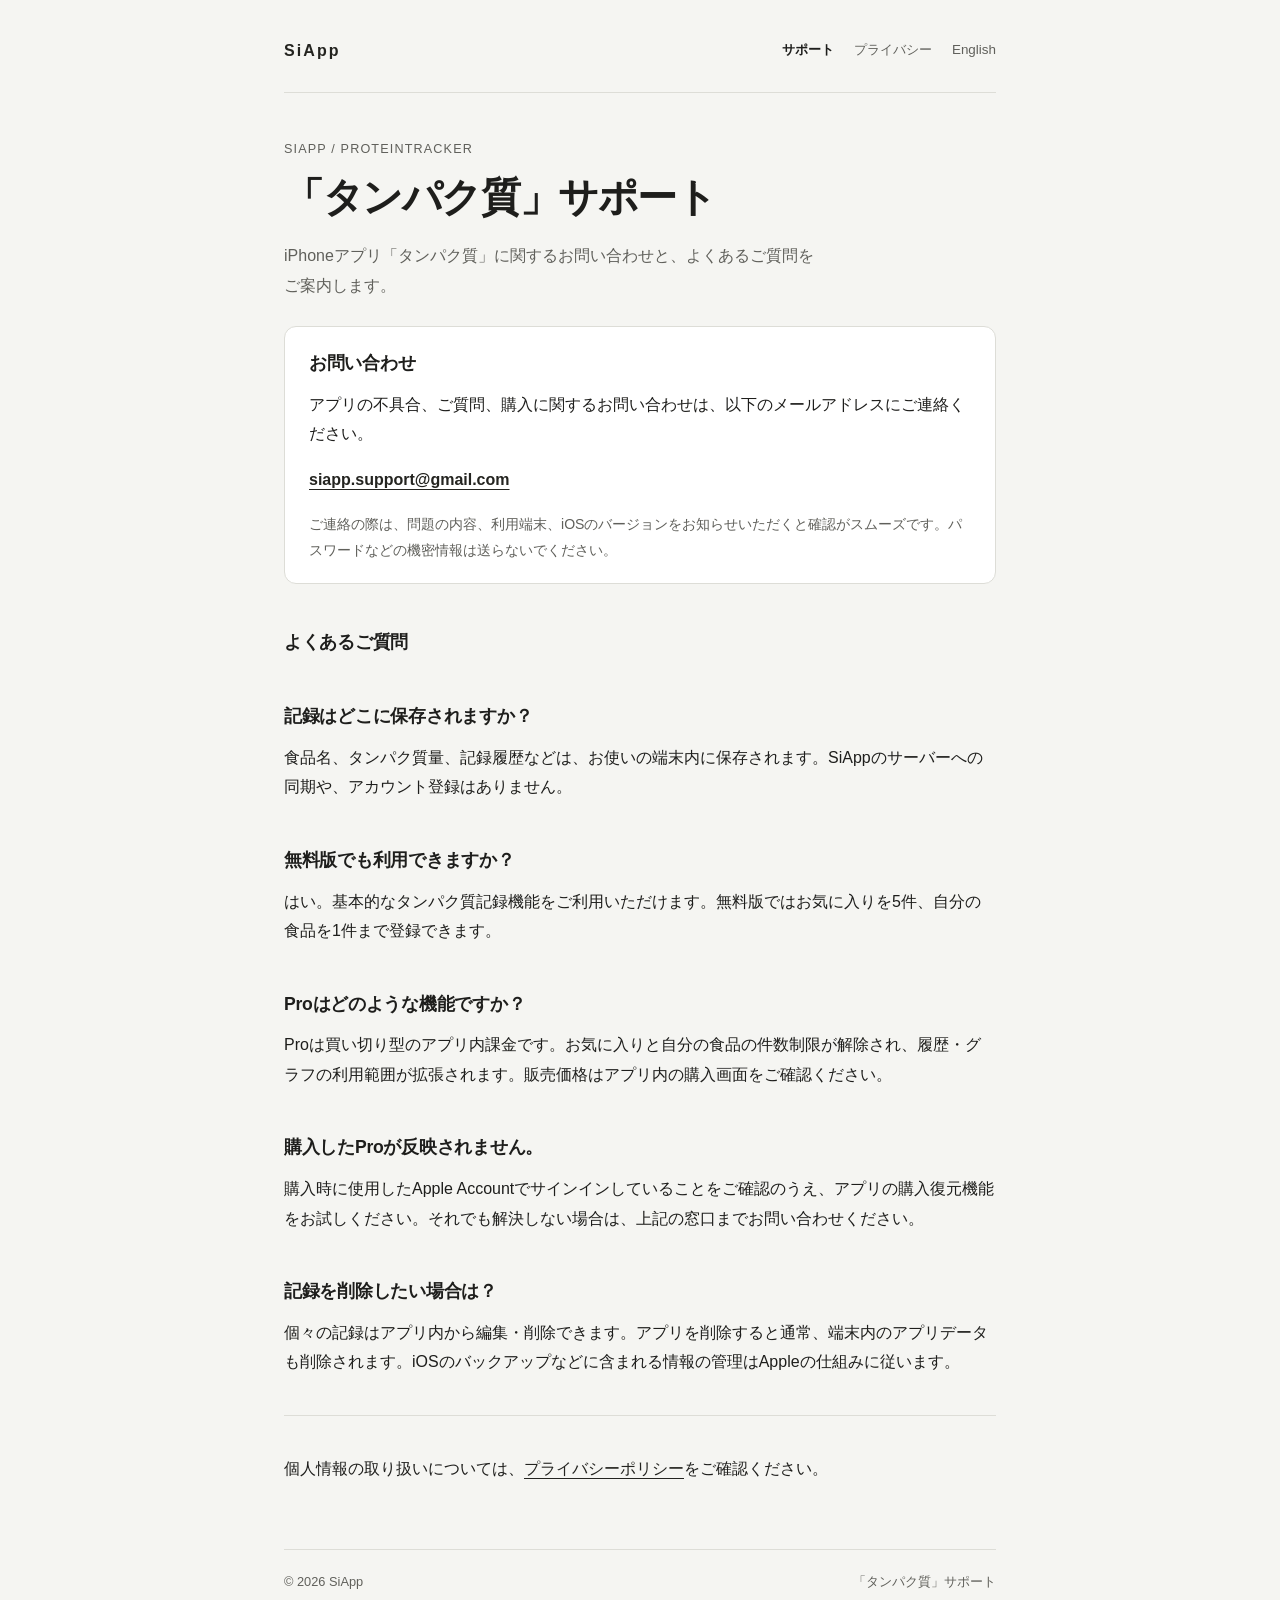
<file: index.html>
<!doctype html>
<html lang="ja">
<head>
  <meta charset="utf-8">
  <meta name="viewport" content="width=device-width, initial-scale=1">
  <meta name="description" content="SiAppが提供するiPhoneアプリ「タンパク質」のサポートページ。">
  <title>サポート｜タンパク質｜SiApp</title>
  <link rel="stylesheet" href="style.css">
</head>
<body>
  <div class="site">
    <header class="masthead">
      <a class="brand" href="./" aria-label="SiApp タンパク質サポート">SiApp</a>
      <nav class="nav" aria-label="ページ内ナビゲーション">
        <a href="./" aria-current="page">サポート</a>
        <a href="privacy.html">プライバシー</a>
        <a href="en.html" lang="en" hreflang="en">English</a>
      </nav>
    </header>
    <main>
      <p class="eyebrow">SIAPP / ProteinTracker</p>
      <h1>「タンパク質」サポート</h1>
      <p class="lead">iPhoneアプリ「タンパク質」に関するお問い合わせと、よくあるご質問をご案内します。</p>

      <section class="panel" aria-labelledby="contact-title">
        <h2 id="contact-title">お問い合わせ</h2>
        <p>アプリの不具合、ご質問、購入に関するお問い合わせは、以下のメールアドレスにご連絡ください。</p>
        <p class="contact"><a href="mailto:siapp.support@gmail.com?subject=%E3%80%90%E3%82%BF%E3%83%B3%E3%83%91%E3%82%AF%E8%B3%AA%E3%80%91%E3%81%8A%E5%95%8F%E3%81%84%E5%90%88%E3%82%8F%E3%81%9B">siapp.support@gmail.com</a></p>
        <p class="small">ご連絡の際は、問題の内容、利用端末、iOSのバージョンをお知らせいただくと確認がスムーズです。パスワードなどの機密情報は送らないでください。</p>
      </section>

      <section aria-labelledby="faq-title">
        <h2 id="faq-title">よくあるご質問</h2>
        <h2>記録はどこに保存されますか？</h2>
        <p>食品名、タンパク質量、記録履歴などは、お使いの端末内に保存されます。SiAppのサーバーへの同期や、アカウント登録はありません。</p>

        <h2>無料版でも利用できますか？</h2>
        <p>はい。基本的なタンパク質記録機能をご利用いただけます。無料版ではお気に入りを5件、自分の食品を1件まで登録できます。</p>

        <h2>Proはどのような機能ですか？</h2>
        <p>Proは買い切り型のアプリ内課金です。お気に入りと自分の食品の件数制限が解除され、履歴・グラフの利用範囲が拡張されます。販売価格はアプリ内の購入画面をご確認ください。</p>

        <h2>購入したProが反映されません。</h2>
        <p>購入時に使用したApple Accountでサインインしていることをご確認のうえ、アプリの購入復元機能をお試しください。それでも解決しない場合は、上記の窓口までお問い合わせください。</p>

        <h2>記録を削除したい場合は？</h2>
        <p>個々の記録はアプリ内から編集・削除できます。アプリを削除すると通常、端末内のアプリデータも削除されます。iOSのバックアップなどに含まれる情報の管理はAppleの仕組みに従います。</p>
      </section>
      <hr class="divider">
      <p>個人情報の取り扱いについては、<a href="privacy.html">プライバシーポリシー</a>をご確認ください。</p>
    </main>
    <footer class="footer"><span>© 2026 SiApp</span><span>「タンパク質」サポート</span></footer>
  </div>
</body>
</html>
</file>
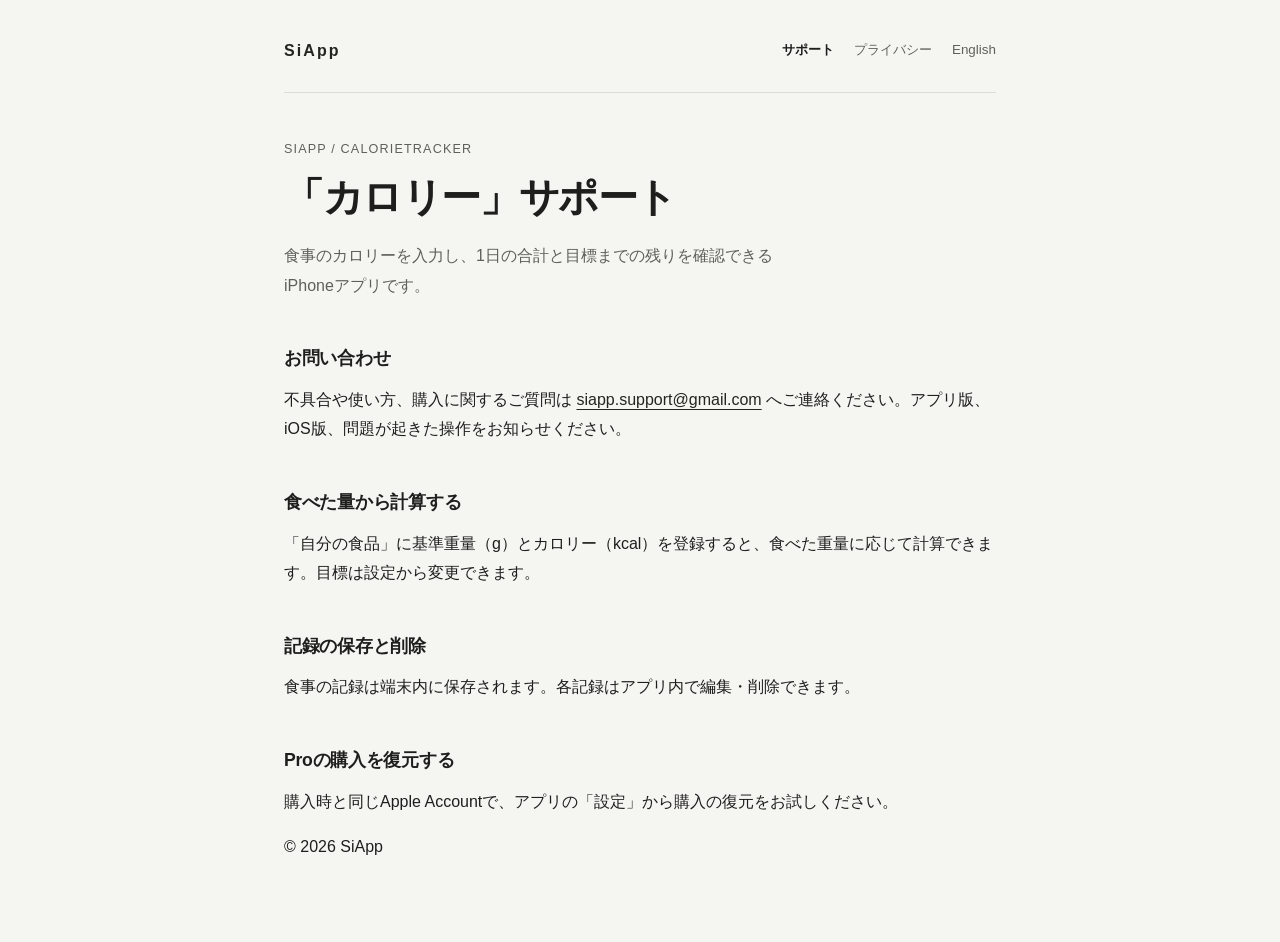
<file: calorie/index.html>
<!doctype html>
<html lang="ja">
<head>
  <meta charset="utf-8">
  <meta name="viewport" content="width=device-width, initial-scale=1">
  <title>「カロリー」サポート | SiApp</title>
  <link rel="stylesheet" href="../style.css">
</head>
<body>
  <div class="site">
    <header class="masthead">
      <a class="brand" href="./">SiApp</a>
      <nav class="nav" aria-label="ページ内ナビゲーション">
        <a href="./" aria-current="page">サポート</a>
        <a href="privacy.html">プライバシー</a>
        <a href="en.html" lang="en" hreflang="en">English</a>
      </nav>
    </header>
    <main>
      <p class="eyebrow">SIAPP / CalorieTracker</p>
      <h1>「カロリー」サポート</h1>
      <p class="lead">食事のカロリーを入力し、1日の合計と目標までの残りを確認できるiPhoneアプリです。</p>
      <section>
        <h2>お問い合わせ</h2>
        <p>不具合や使い方、購入に関するご質問は <a href="mailto:siapp.support@gmail.com?subject=%E3%80%90%E3%82%AB%E3%83%AD%E3%83%AA%E3%83%BC%E3%80%91%E3%81%8A%E5%95%8F%E3%81%84%E5%90%88%E3%82%8F%E3%81%9B">siapp.support@gmail.com</a> へご連絡ください。アプリ版、iOS版、問題が起きた操作をお知らせください。</p>
      </section>
      <section>
        <h2>食べた量から計算する</h2>
        <p>「自分の食品」に基準重量（g）とカロリー（kcal）を登録すると、食べた重量に応じて計算できます。目標は設定から変更できます。</p>
      </section>
      <section>
        <h2>記録の保存と削除</h2>
        <p>食事の記録は端末内に保存されます。各記録はアプリ内で編集・削除できます。</p>
      </section>
      <section>
        <h2>Proの購入を復元する</h2>
        <p>購入時と同じApple Accountで、アプリの「設定」から購入の復元をお試しください。</p>
      </section>
    </main>
    <footer>© 2026 SiApp</footer>
  </div>
</body>
</html>
</file>
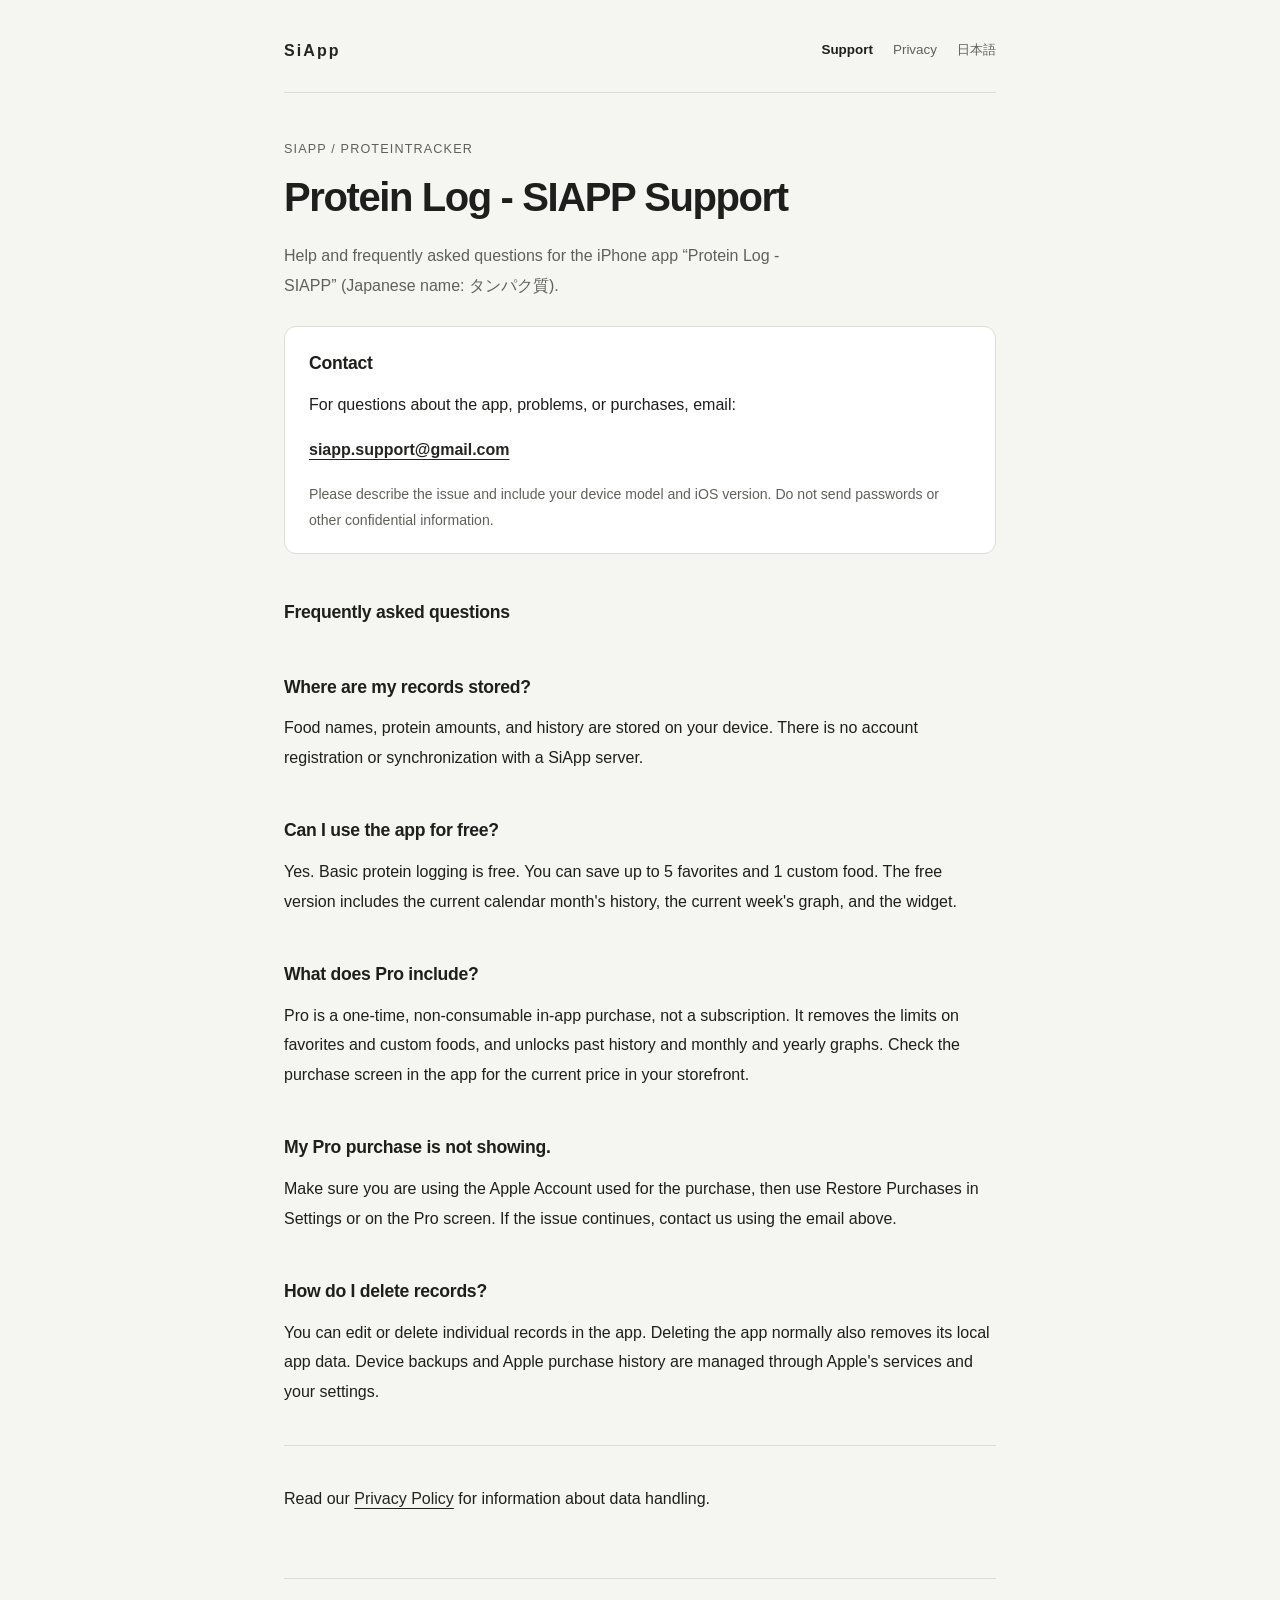
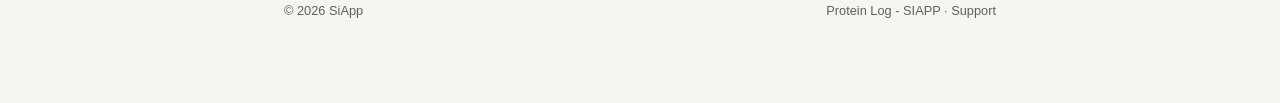
<file: en.html>
<!doctype html>
<html lang="en">
<head>
<meta charset="utf-8">
<meta name="viewport" content="width=device-width, initial-scale=1">
<meta name="description" content="Support for Protein Log - SIAPP, an iPhone app by SiApp.">
<title>Support | Protein Log - SIAPP | SiApp</title>
<link rel="stylesheet" href="style.css">
</head>
<body><div class="site">
<header class="masthead"><a class="brand" href="en.html" aria-label="SiApp Protein Log support">SiApp</a>
<nav class="nav" aria-label="Site navigation"><a href="en.html" aria-current="page">Support</a><a href="privacy-en.html">Privacy</a><a href="./" lang="ja" hreflang="ja">日本語</a></nav></header>
<main><p class="eyebrow">SIAPP / ProteinTracker</p><h1>Protein Log - SIAPP Support</h1>
<p class="lead">Help and frequently asked questions for the iPhone app “Protein Log - SIAPP” (Japanese name: タンパク質).</p>
<section class="panel" aria-labelledby="contact-title"><h2 id="contact-title">Contact</h2>
<p>For questions about the app, problems, or purchases, email:</p>
<p class="contact"><a href="mailto:siapp.support@gmail.com">siapp.support@gmail.com</a></p>
<p class="small">Please describe the issue and include your device model and iOS version. Do not send passwords or other confidential information.</p></section>
<section aria-labelledby="faq-title"><h2 id="faq-title">Frequently asked questions</h2>
<h2>Where are my records stored?</h2><p>Food names, protein amounts, and history are stored on your device. There is no account registration or synchronization with a SiApp server.</p>
<h2>Can I use the app for free?</h2><p>Yes. Basic protein logging is free. You can save up to 5 favorites and 1 custom food. The free version includes the current calendar month's history, the current week's graph, and the widget.</p>
<h2>What does Pro include?</h2><p>Pro is a one-time, non-consumable in-app purchase, not a subscription. It removes the limits on favorites and custom foods, and unlocks past history and monthly and yearly graphs. Check the purchase screen in the app for the current price in your storefront.</p>
<h2>My Pro purchase is not showing.</h2><p>Make sure you are using the Apple Account used for the purchase, then use Restore Purchases in Settings or on the Pro screen. If the issue continues, contact us using the email above.</p>
<h2>How do I delete records?</h2><p>You can edit or delete individual records in the app. Deleting the app normally also removes its local app data. Device backups and Apple purchase history are managed through Apple's services and your settings.</p></section>
<hr class="divider"><p>Read our <a href="privacy-en.html">Privacy Policy</a> for information about data handling.</p></main>
<footer class="footer"><span>© 2026 SiApp</span><span>Protein Log - SIAPP · Support</span></footer>
</div></body></html>
</file>
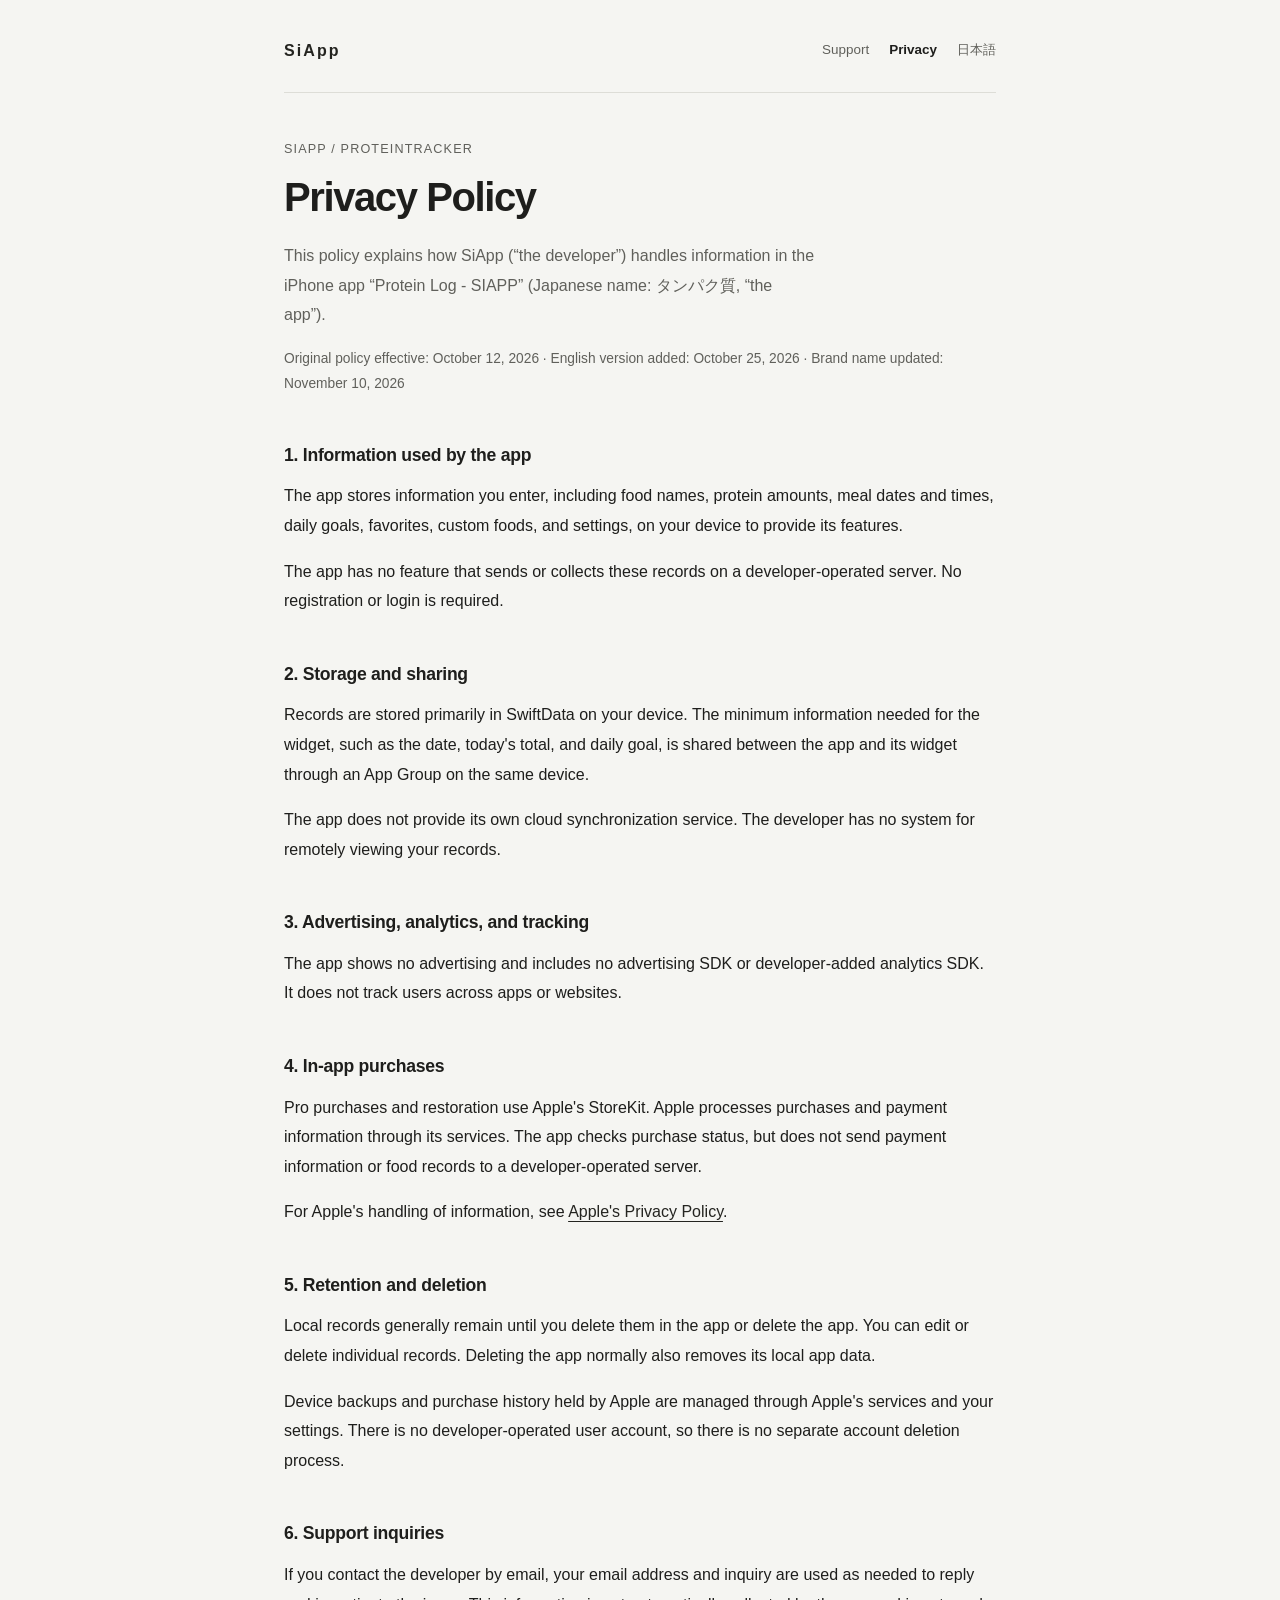
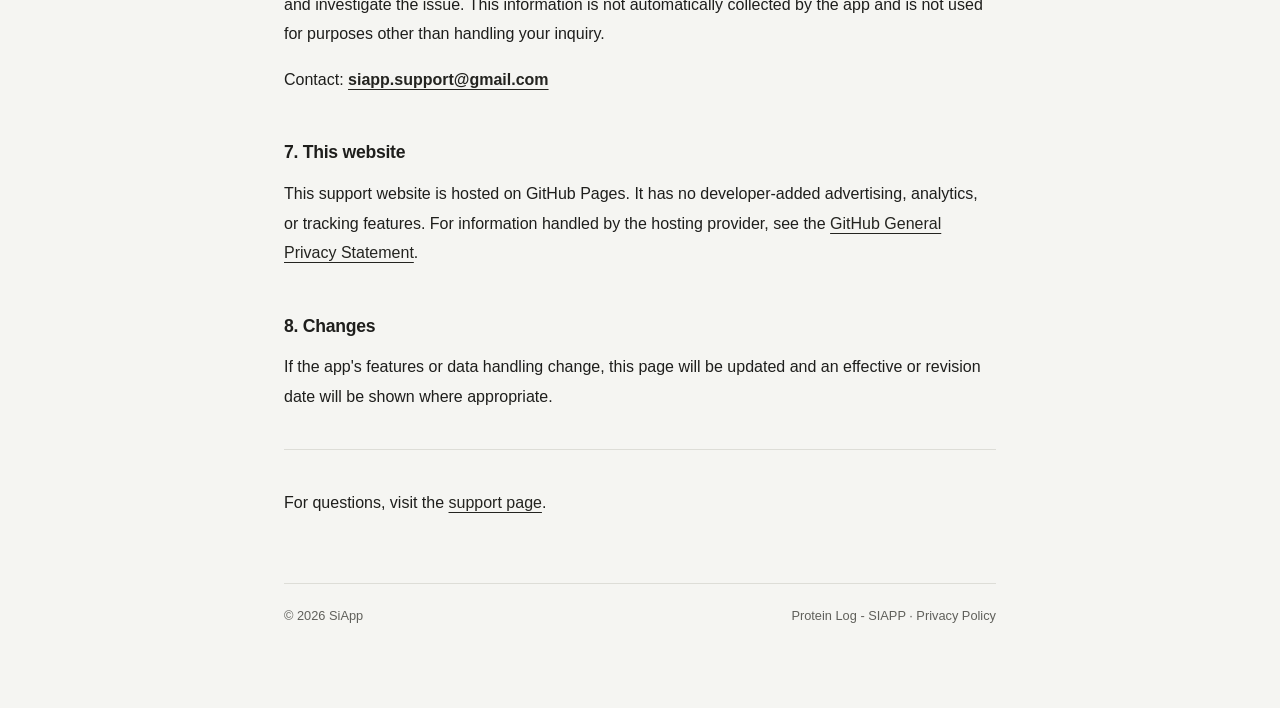
<file: privacy-en.html>
<!doctype html>
<html lang="en">
<head>
<meta charset="utf-8">
<meta name="viewport" content="width=device-width, initial-scale=1">
<meta name="description" content="Privacy Policy for Protein Log - SIAPP, an iPhone app by SiApp.">
<title>Privacy Policy | Protein Log - SIAPP | SiApp</title>
<link rel="stylesheet" href="style.css">
</head>
<body><div class="site">
<header class="masthead"><a class="brand" href="en.html" aria-label="SiApp Protein Log support">SiApp</a>
<nav class="nav" aria-label="Site navigation"><a href="en.html">Support</a><a href="privacy-en.html" aria-current="page">Privacy</a><a href="privacy.html" lang="ja" hreflang="ja">日本語</a></nav></header>
<main><p class="eyebrow">SIAPP / ProteinTracker</p><h1>Privacy Policy</h1>
<p class="lead">This policy explains how SiApp (“the developer”) handles information in the iPhone app “Protein Log - SIAPP” (Japanese name: タンパク質, “the app”).</p>
<p class="date">Original policy effective: October 12, 2026 · English version added: October 25, 2026 · Brand name updated: November 10, 2026</p>
<section><h2>1. Information used by the app</h2><p>The app stores information you enter, including food names, protein amounts, meal dates and times, daily goals, favorites, custom foods, and settings, on your device to provide its features.</p><p>The app has no feature that sends or collects these records on a developer-operated server. No registration or login is required.</p></section>
<section><h2>2. Storage and sharing</h2><p>Records are stored primarily in SwiftData on your device. The minimum information needed for the widget, such as the date, today's total, and daily goal, is shared between the app and its widget through an App Group on the same device.</p><p>The app does not provide its own cloud synchronization service. The developer has no system for remotely viewing your records.</p></section>
<section><h2>3. Advertising, analytics, and tracking</h2><p>The app shows no advertising and includes no advertising SDK or developer-added analytics SDK. It does not track users across apps or websites.</p></section>
<section><h2>4. In-app purchases</h2><p>Pro purchases and restoration use Apple's StoreKit. Apple processes purchases and payment information through its services. The app checks purchase status, but does not send payment information or food records to a developer-operated server.</p><p>For Apple's handling of information, see <a href="https://www.apple.com/legal/privacy/" rel="noopener noreferrer">Apple's Privacy Policy</a>.</p></section>
<section><h2>5. Retention and deletion</h2><p>Local records generally remain until you delete them in the app or delete the app. You can edit or delete individual records. Deleting the app normally also removes its local app data.</p><p>Device backups and purchase history held by Apple are managed through Apple's services and your settings. There is no developer-operated user account, so there is no separate account deletion process.</p></section>
<section><h2>6. Support inquiries</h2><p>If you contact the developer by email, your email address and inquiry are used as needed to reply and investigate the issue. This information is not automatically collected by the app and is not used for purposes other than handling your inquiry.</p><p>Contact: <a class="contact" href="mailto:siapp.support@gmail.com">siapp.support@gmail.com</a></p></section>
<section><h2>7. This website</h2><p>This support website is hosted on GitHub Pages. It has no developer-added advertising, analytics, or tracking features. For information handled by the hosting provider, see the <a href="https://docs.github.com/en/site-policy/privacy-policies/github-general-privacy-statement" rel="noopener noreferrer">GitHub General Privacy Statement</a>.</p></section>
<section><h2>8. Changes</h2><p>If the app's features or data handling change, this page will be updated and an effective or revision date will be shown where appropriate.</p></section>
<hr class="divider"><p>For questions, visit the <a href="en.html">support page</a>.</p></main>
<footer class="footer"><span>© 2026 SiApp</span><span>Protein Log - SIAPP · Privacy Policy</span></footer>
</div></body></html>
</file>
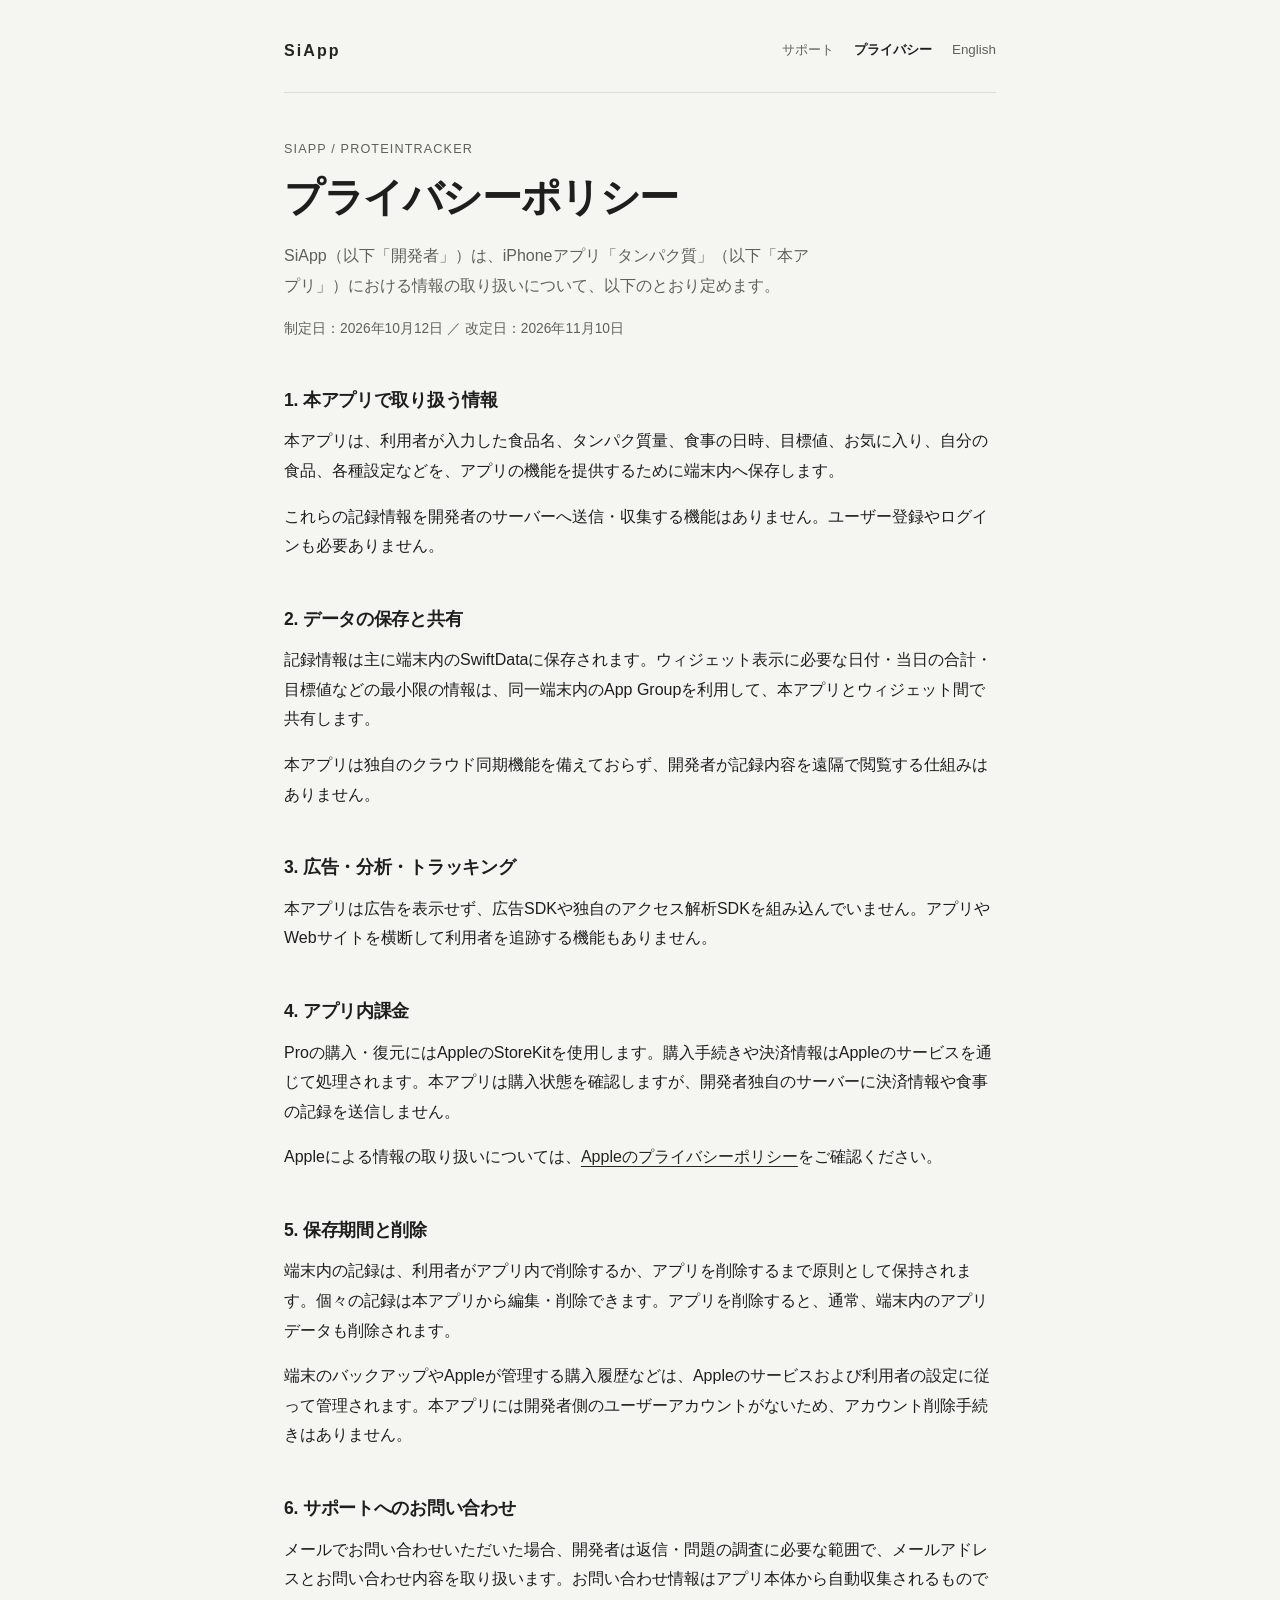
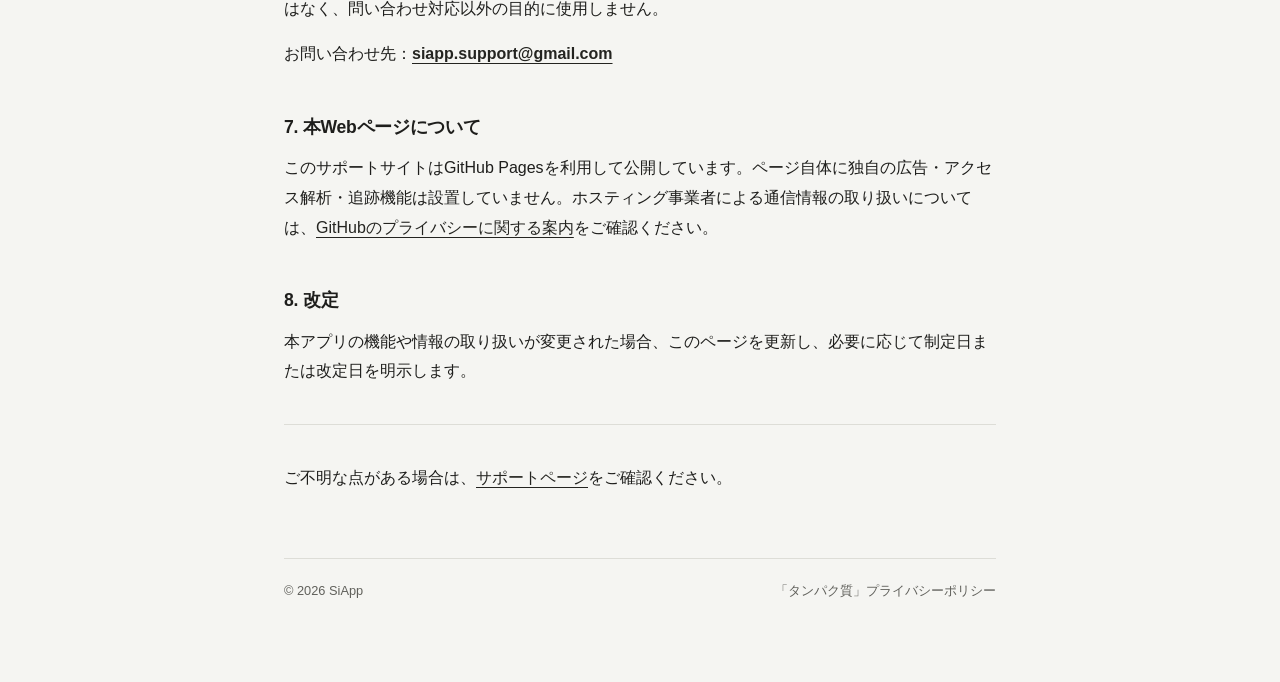
<file: privacy.html>
<!doctype html>
<html lang="ja">
<head>
  <meta charset="utf-8">
  <meta name="viewport" content="width=device-width, initial-scale=1">
  <meta name="description" content="SiAppが提供するiPhoneアプリ「タンパク質」のプライバシーポリシー。">
  <title>プライバシーポリシー｜タンパク質｜SiApp</title>
  <link rel="stylesheet" href="style.css">
</head>
<body>
  <div class="site">
    <header class="masthead">
      <a class="brand" href="./" aria-label="SiApp タンパク質サポート">SiApp</a>
      <nav class="nav" aria-label="ページ内ナビゲーション">
        <a href="./">サポート</a>
        <a href="privacy.html" aria-current="page">プライバシー</a>
        <a href="privacy-en.html" lang="en" hreflang="en">English</a>
      </nav>
    </header>
    <main>
      <p class="eyebrow">SIAPP / ProteinTracker</p>
      <h1>プライバシーポリシー</h1>
      <p class="lead">SiApp（以下「開発者」）は、iPhoneアプリ「タンパク質」（以下「本アプリ」）における情報の取り扱いについて、以下のとおり定めます。</p>
      <p class="date">制定日：2026年10月12日 ／ 改定日：2026年11月10日</p>

      <section>
        <h2>1. 本アプリで取り扱う情報</h2>
        <p>本アプリは、利用者が入力した食品名、タンパク質量、食事の日時、目標値、お気に入り、自分の食品、各種設定などを、アプリの機能を提供するために端末内へ保存します。</p>
        <p>これらの記録情報を開発者のサーバーへ送信・収集する機能はありません。ユーザー登録やログインも必要ありません。</p>
      </section>
      <section>
        <h2>2. データの保存と共有</h2>
        <p>記録情報は主に端末内のSwiftDataに保存されます。ウィジェット表示に必要な日付・当日の合計・目標値などの最小限の情報は、同一端末内のApp Groupを利用して、本アプリとウィジェット間で共有します。</p>
        <p>本アプリは独自のクラウド同期機能を備えておらず、開発者が記録内容を遠隔で閲覧する仕組みはありません。</p>
      </section>
      <section>
        <h2>3. 広告・分析・トラッキング</h2>
        <p>本アプリは広告を表示せず、広告SDKや独自のアクセス解析SDKを組み込んでいません。アプリやWebサイトを横断して利用者を追跡する機能もありません。</p>
      </section>
      <section>
        <h2>4. アプリ内課金</h2>
        <p>Proの購入・復元にはAppleのStoreKitを使用します。購入手続きや決済情報はAppleのサービスを通じて処理されます。本アプリは購入状態を確認しますが、開発者独自のサーバーに決済情報や食事の記録を送信しません。</p>
        <p>Appleによる情報の取り扱いについては、<a href="https://www.apple.com/jp/legal/privacy/" rel="noopener noreferrer">Appleのプライバシーポリシー</a>をご確認ください。</p>
      </section>
      <section>
        <h2>5. 保存期間と削除</h2>
        <p>端末内の記録は、利用者がアプリ内で削除するか、アプリを削除するまで原則として保持されます。個々の記録は本アプリから編集・削除できます。アプリを削除すると、通常、端末内のアプリデータも削除されます。</p>
        <p>端末のバックアップやAppleが管理する購入履歴などは、Appleのサービスおよび利用者の設定に従って管理されます。本アプリには開発者側のユーザーアカウントがないため、アカウント削除手続きはありません。</p>
      </section>
      <section>
        <h2>6. サポートへのお問い合わせ</h2>
        <p>メールでお問い合わせいただいた場合、開発者は返信・問題の調査に必要な範囲で、メールアドレスとお問い合わせ内容を取り扱います。お問い合わせ情報はアプリ本体から自動収集されるものではなく、問い合わせ対応以外の目的に使用しません。</p>
        <p>お問い合わせ先：<a class="contact" href="mailto:siapp.support@gmail.com">siapp.support@gmail.com</a></p>
      </section>
      <section>
        <h2>7. 本Webページについて</h2>
        <p>このサポートサイトはGitHub Pagesを利用して公開しています。ページ自体に独自の広告・アクセス解析・追跡機能は設置していません。ホスティング事業者による通信情報の取り扱いについては、<a href="https://docs.github.com/ja/site-policy/privacy-policies/github-general-privacy-statement" rel="noopener noreferrer">GitHubのプライバシーに関する案内</a>をご確認ください。</p>
      </section>
      <section>
        <h2>8. 改定</h2>
        <p>本アプリの機能や情報の取り扱いが変更された場合、このページを更新し、必要に応じて制定日または改定日を明示します。</p>
      </section>
      <hr class="divider">
      <p>ご不明な点がある場合は、<a href="./">サポートページ</a>をご確認ください。</p>
    </main>
    <footer class="footer"><span>© 2026 SiApp</span><span>「タンパク質」プライバシーポリシー</span></footer>
  </div>
</body>
</html>
</file>
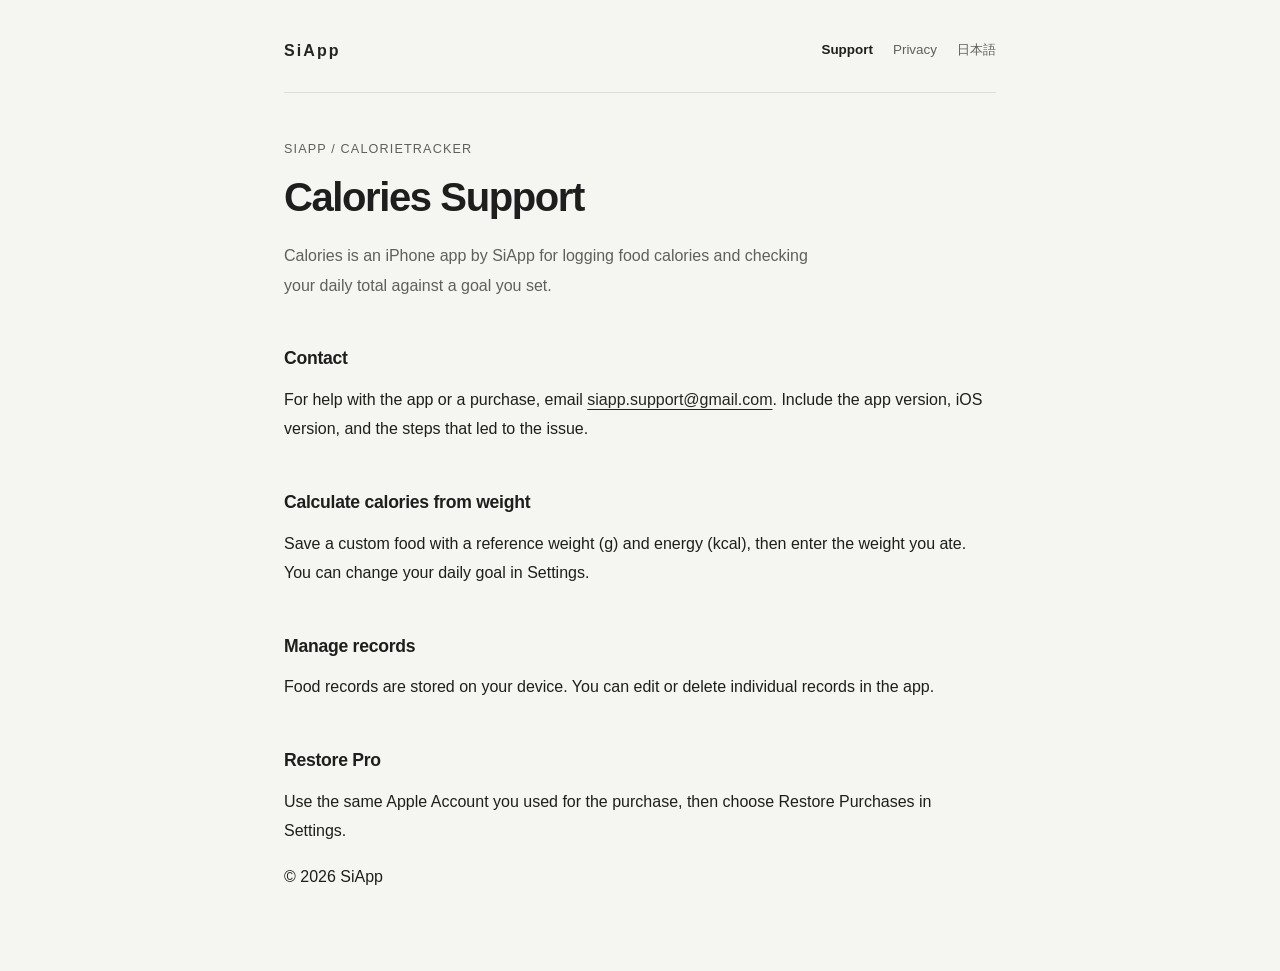
<file: calorie/en.html>
<!doctype html>
<html lang="en">
<head>
  <meta charset="utf-8">
  <meta name="viewport" content="width=device-width, initial-scale=1">
  <title>Calories Support | SiApp</title>
  <link rel="stylesheet" href="../style.css">
</head>
<body>
  <div class="site">
    <header class="masthead">
      <a class="brand" href="en.html">SiApp</a>
      <nav class="nav" aria-label="Site navigation">
        <a href="en.html" aria-current="page">Support</a>
        <a href="privacy-en.html">Privacy</a>
        <a href="./" lang="ja" hreflang="ja">日本語</a>
      </nav>
    </header>
    <main>
      <p class="eyebrow">SIAPP / CalorieTracker</p>
      <h1>Calories Support</h1>
      <p class="lead">Calories is an iPhone app by SiApp for logging food calories and checking your daily total against a goal you set.</p>
      <section>
        <h2>Contact</h2>
        <p>For help with the app or a purchase, email <a href="mailto:siapp.support@gmail.com?subject=Calories%20support">siapp.support@gmail.com</a>. Include the app version, iOS version, and the steps that led to the issue.</p>
      </section>
      <section>
        <h2>Calculate calories from weight</h2>
        <p>Save a custom food with a reference weight (g) and energy (kcal), then enter the weight you ate. You can change your daily goal in Settings.</p>
      </section>
      <section>
        <h2>Manage records</h2>
        <p>Food records are stored on your device. You can edit or delete individual records in the app.</p>
      </section>
      <section>
        <h2>Restore Pro</h2>
        <p>Use the same Apple Account you used for the purchase, then choose Restore Purchases in Settings.</p>
      </section>
    </main>
    <footer>© 2026 SiApp</footer>
  </div>
</body>
</html>
</file>
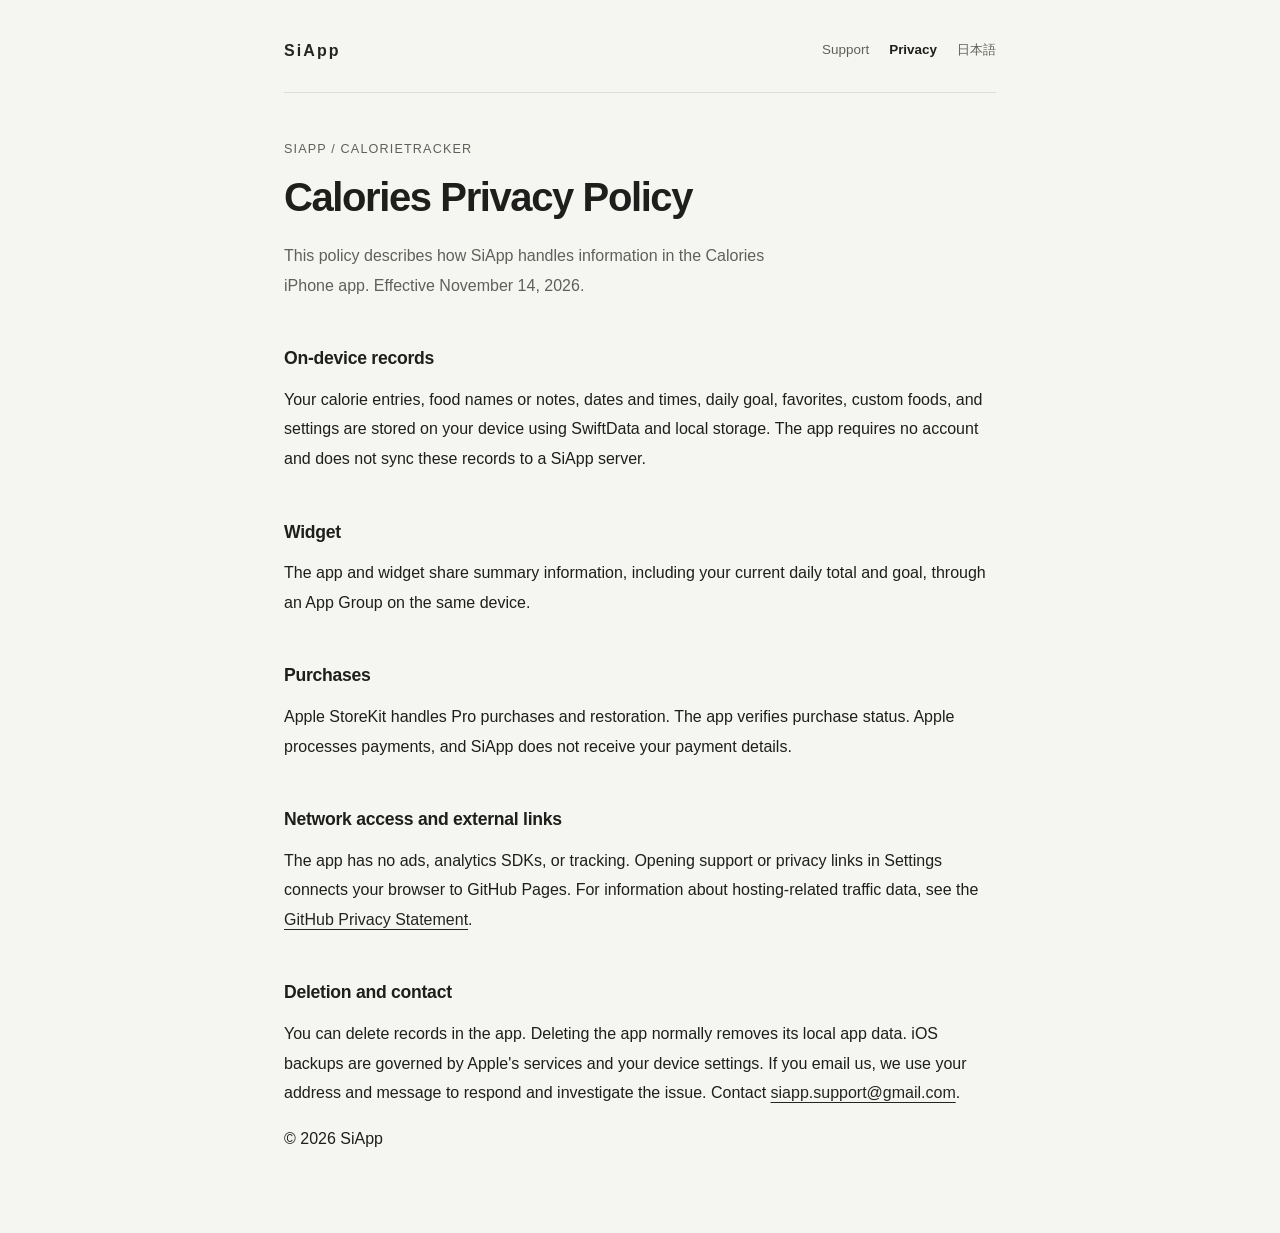
<file: calorie/privacy-en.html>
<!doctype html>
<html lang="en">
<head>
  <meta charset="utf-8">
  <meta name="viewport" content="width=device-width, initial-scale=1">
  <title>Calories Privacy Policy | SiApp</title>
  <link rel="stylesheet" href="../style.css">
</head>
<body>
  <div class="site">
    <header class="masthead">
      <a class="brand" href="en.html">SiApp</a>
      <nav class="nav" aria-label="Site navigation">
        <a href="en.html">Support</a>
        <a href="privacy-en.html" aria-current="page">Privacy</a>
        <a href="privacy.html" lang="ja" hreflang="ja">日本語</a>
      </nav>
    </header>
    <main>
      <p class="eyebrow">SIAPP / CalorieTracker</p>
      <h1>Calories Privacy Policy</h1>
      <p class="lead">This policy describes how SiApp handles information in the Calories iPhone app. Effective November 14, 2026.</p>
      <section>
        <h2>On-device records</h2>
        <p>Your calorie entries, food names or notes, dates and times, daily goal, favorites, custom foods, and settings are stored on your device using SwiftData and local storage. The app requires no account and does not sync these records to a SiApp server.</p>
      </section>
      <section>
        <h2>Widget</h2>
        <p>The app and widget share summary information, including your current daily total and goal, through an App Group on the same device.</p>
      </section>
      <section>
        <h2>Purchases</h2>
        <p>Apple StoreKit handles Pro purchases and restoration. The app verifies purchase status. Apple processes payments, and SiApp does not receive your payment details.</p>
      </section>
      <section>
        <h2>Network access and external links</h2>
        <p>The app has no ads, analytics SDKs, or tracking. Opening support or privacy links in Settings connects your browser to GitHub Pages. For information about hosting-related traffic data, see the <a href="https://docs.github.com/en/site-policy/privacy-policies/github-general-privacy-statement">GitHub Privacy Statement</a>.</p>
      </section>
      <section>
        <h2>Deletion and contact</h2>
        <p>You can delete records in the app. Deleting the app normally removes its local app data. iOS backups are governed by Apple's services and your device settings. If you email us, we use your address and message to respond and investigate the issue. Contact <a href="mailto:siapp.support@gmail.com">siapp.support@gmail.com</a>.</p>
      </section>
    </main>
    <footer>© 2026 SiApp</footer>
  </div>
</body>
</html>
</file>
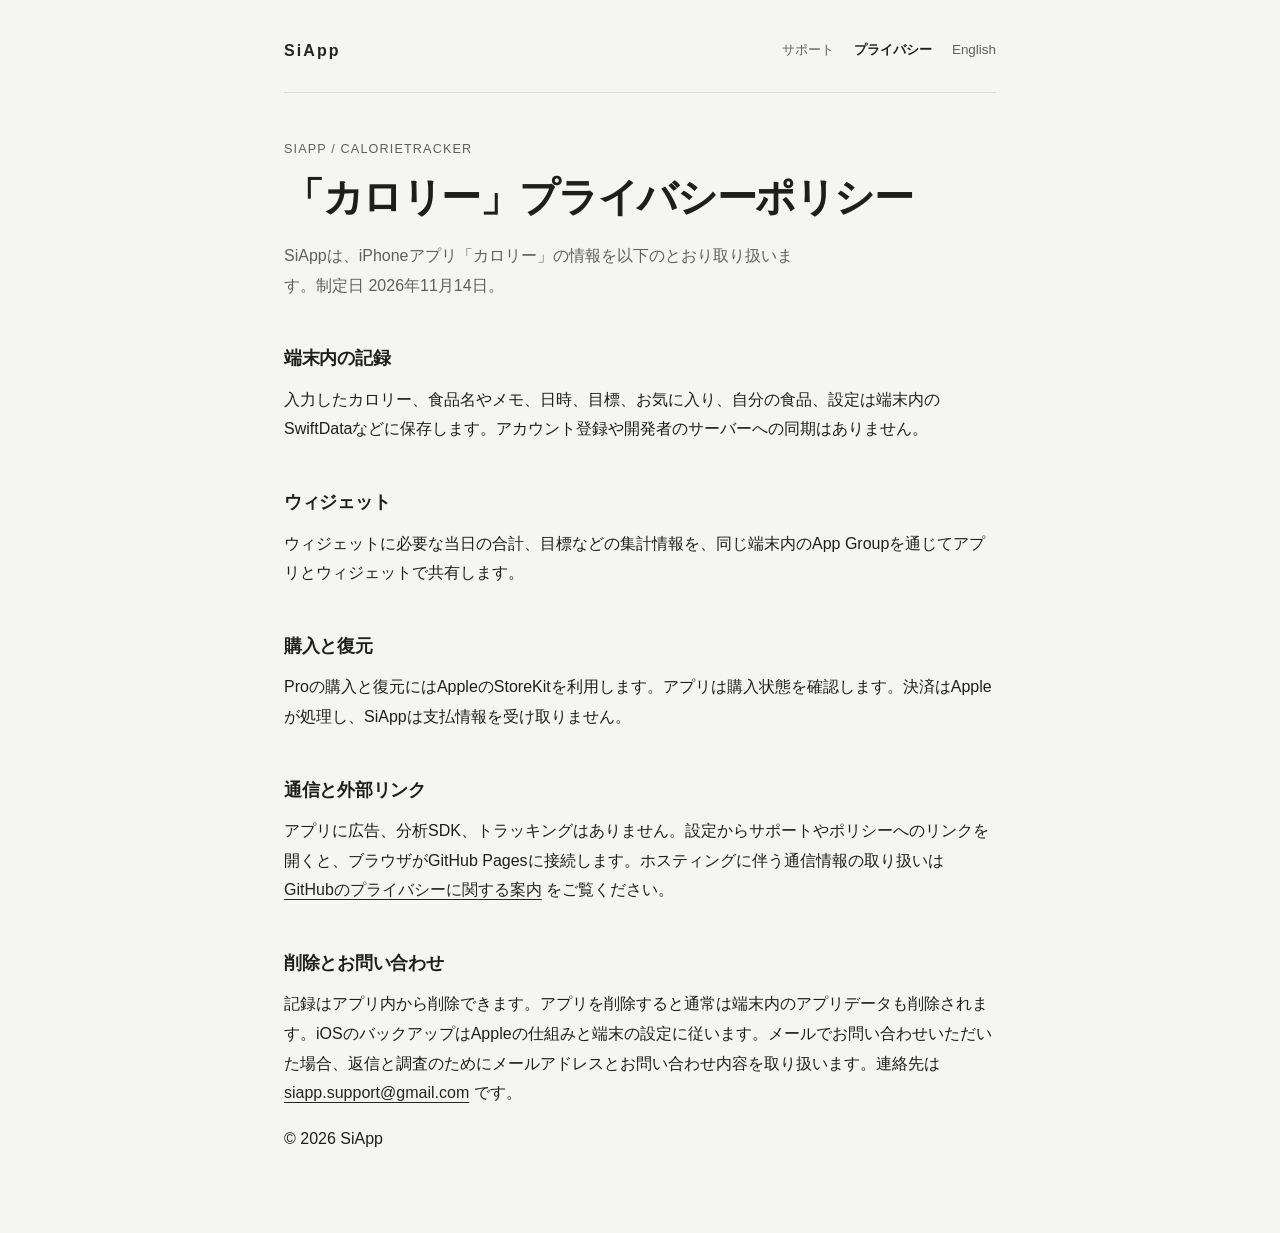
<file: calorie/privacy.html>
<!doctype html>
<html lang="ja">
<head>
  <meta charset="utf-8">
  <meta name="viewport" content="width=device-width, initial-scale=1">
  <title>「カロリー」プライバシーポリシー | SiApp</title>
  <link rel="stylesheet" href="../style.css">
</head>
<body>
  <div class="site">
    <header class="masthead">
      <a class="brand" href="./">SiApp</a>
      <nav class="nav" aria-label="ページ内ナビゲーション">
        <a href="./">サポート</a>
        <a href="privacy.html" aria-current="page">プライバシー</a>
        <a href="privacy-en.html" lang="en" hreflang="en">English</a>
      </nav>
    </header>
    <main>
      <p class="eyebrow">SIAPP / CalorieTracker</p>
      <h1>「カロリー」プライバシーポリシー</h1>
      <p class="lead">SiAppは、iPhoneアプリ「カロリー」の情報を以下のとおり取り扱います。制定日 2026年11月14日。</p>
      <section>
        <h2>端末内の記録</h2>
        <p>入力したカロリー、食品名やメモ、日時、目標、お気に入り、自分の食品、設定は端末内のSwiftDataなどに保存します。アカウント登録や開発者のサーバーへの同期はありません。</p>
      </section>
      <section>
        <h2>ウィジェット</h2>
        <p>ウィジェットに必要な当日の合計、目標などの集計情報を、同じ端末内のApp Groupを通じてアプリとウィジェットで共有します。</p>
      </section>
      <section>
        <h2>購入と復元</h2>
        <p>Proの購入と復元にはAppleのStoreKitを利用します。アプリは購入状態を確認します。決済はAppleが処理し、SiAppは支払情報を受け取りません。</p>
      </section>
      <section>
        <h2>通信と外部リンク</h2>
        <p>アプリに広告、分析SDK、トラッキングはありません。設定からサポートやポリシーへのリンクを開くと、ブラウザがGitHub Pagesに接続します。ホスティングに伴う通信情報の取り扱いは <a href="https://docs.github.com/ja/site-policy/privacy-policies/github-general-privacy-statement">GitHubのプライバシーに関する案内</a> をご覧ください。</p>
      </section>
      <section>
        <h2>削除とお問い合わせ</h2>
        <p>記録はアプリ内から削除できます。アプリを削除すると通常は端末内のアプリデータも削除されます。iOSのバックアップはAppleの仕組みと端末の設定に従います。メールでお問い合わせいただいた場合、返信と調査のためにメールアドレスとお問い合わせ内容を取り扱います。連絡先は <a href="mailto:siapp.support@gmail.com">siapp.support@gmail.com</a> です。</p>
      </section>
    </main>
    <footer>© 2026 SiApp</footer>
  </div>
</body>
</html>
</file>
<file: style.css>
:root{color-scheme:light dark;--paper:#f5f5f2;--panel:#fff;--ink:#1e1e1c;--muted:#60605b;--line:#ddddd7;--link:#242420}
*{box-sizing:border-box}html{font-size:16px}body{margin:0;background:var(--paper);color:var(--ink);font-family:-apple-system,BlinkMacSystemFont,"Hiragino Kaku Gothic ProN","Yu Gothic",Meiryo,sans-serif;line-height:1.85;-webkit-font-smoothing:antialiased}a{color:var(--link);text-decoration-thickness:1px;text-underline-offset:4px}a:hover{opacity:.7}a:focus-visible{outline:2px solid currentColor;outline-offset:5px}.site{max-width:760px;margin:0 auto;padding:36px 24px 80px}.masthead{display:flex;align-items:center;justify-content:space-between;gap:18px;padding-bottom:26px;border-bottom:1px solid var(--line)}.brand{font-size:1rem;font-weight:750;letter-spacing:.13em;text-decoration:none}.nav{display:flex;gap:20px;flex-wrap:wrap}.nav a{font-size:.84rem;color:var(--muted);text-decoration:none}.nav a[aria-current=page]{color:var(--ink);font-weight:700}.eyebrow{margin:45px 0 9px;color:var(--muted);font-size:.79rem;letter-spacing:.09em;text-transform:uppercase}h1{margin:0 0 16px;font-size:clamp(1.75rem,4vw,2.5rem);font-weight:740;letter-spacing:-.035em;line-height:1.38}h2{margin:42px 0 10px;font-size:1.1rem;letter-spacing:-.015em}p{margin:10px 0 16px}.lead{font-size:1rem;color:var(--muted);max-width:60ch}.panel{background:var(--panel);border:1px solid var(--line);border-radius:12px;padding:20px 24px;margin:26px 0}.panel h2{margin:0 0 10px}.panel p:last-child{margin-bottom:0}ul{padding-left:1.4rem}li{padding:3px 0}.small{font-size:.88rem;color:var(--muted)}.divider{border:0;border-top:1px solid var(--line);margin:38px 0}.footer{margin-top:65px;padding-top:20px;border-top:1px solid var(--line);display:flex;justify-content:space-between;flex-wrap:wrap;gap:8px;color:var(--muted);font-size:.8rem}.contact{font-weight:650;overflow-wrap:anywhere}.alert{font-weight:600}.date{margin-top:15px;color:var(--muted);font-size:.86rem}@media(max-width:480px){.site{padding:24px 18px 60px}.masthead{align-items:flex-start}.nav{gap:12px}.panel{padding:18px}}@media(prefers-color-scheme:dark){:root{--paper:#151515;--panel:#202020;--ink:#eaeae6;--muted:#bab9b3;--line:#40403b;--link:#f5f5f2}}
</file>
